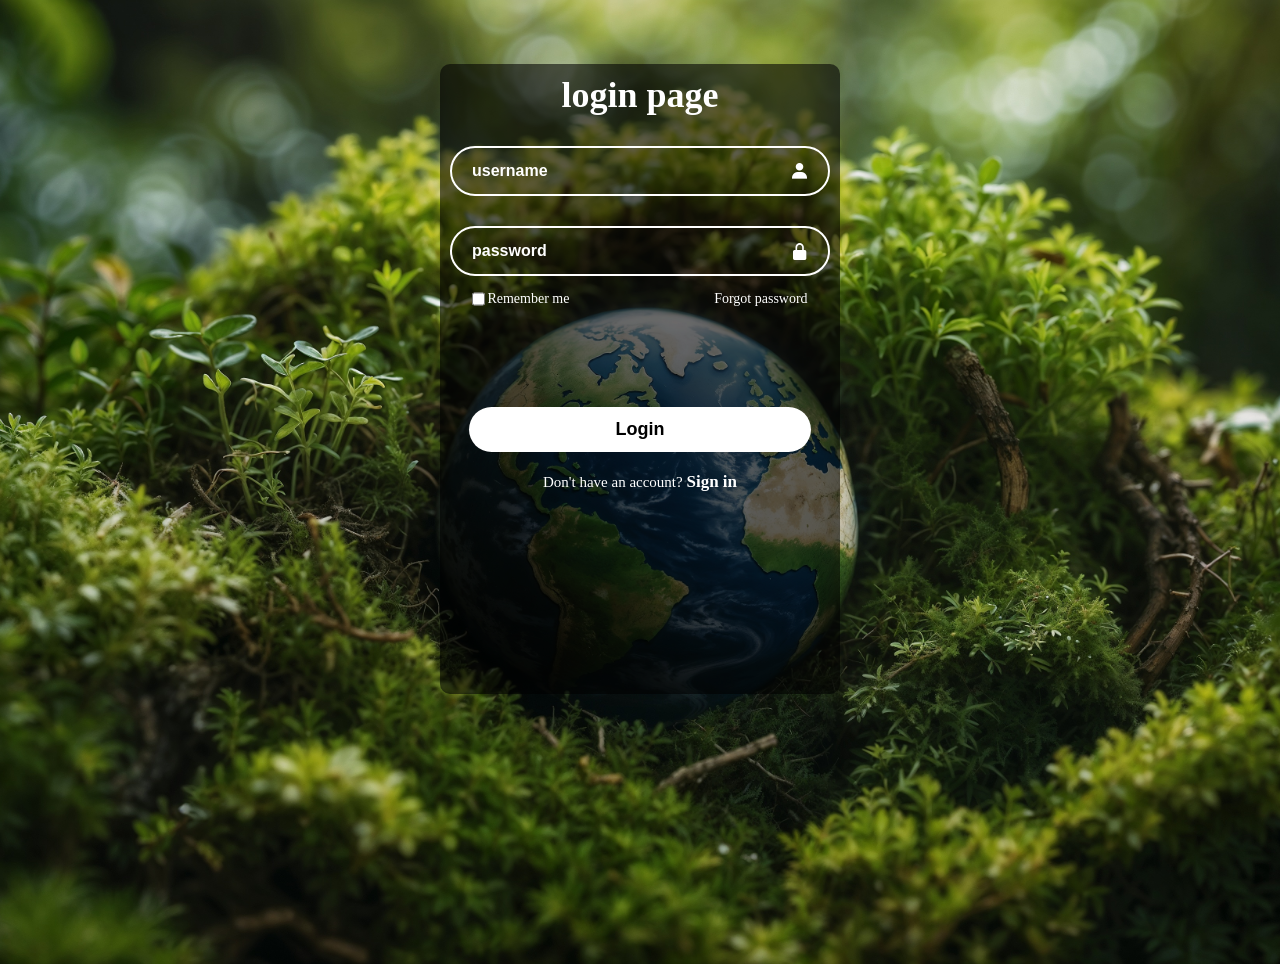
<file: index.html>
<!DOCTYPE html>
<html lang="en">
<head>
    <meta charset="UTF-8">
    <meta name="viewport" content="width=device-width, initial-scale=1.0">
    <title>login page</title>
    <link rel="stylesheet" href="style.css">
    <link href='https://unpkg.com/boxicons@2.1.4/css/boxicons.min.css' rel='stylesheet'>
</head>
<body>

<!-- ===========================================
 



<form id="myForm" onsubmit="return validateForm()">
  <label for="name">Name:</label>
  <input type="text" id="name" required>
  <span id="nameError"></span>

  <button type="submit">Submit</button>
</form>

<script>
function validateForm() {
  let name = document.getElementById("name").value;
  let nameError = document.getElementById("nameError");

  if (name === "") {
    nameError.textContent = "Please enter your name.";
    return false;
  } else {
    nameError.textContent = "";
    return true;
  }
}
</script>








-->





    <div class="main">
        <h1>login page </h1>
        <div class="input_container">
            <input id="user-name" type="text" placeholder="username" required>
            <i class='bx bxs-user'></i>
        </div>
        <div class="input_container">
            <input id="password" type="Password" placeholder="password" required>
            <i class='bx bxs-lock-alt'></i>
        </div>
        <div class="re-check-box">
            <label class=" re"> <input type="checkbox">Remember me</label>
            <a href="#">Forgot password</a>
        </div>
  <div class="ami"></div>     
  
  <button type="submit" onclick="login()" class="btn">Login</button>
        <div class="register-link">
               <p>Don't have an account? <a href="#">Sign in</a></p>
        </div>
    </div>
</body>
<script>
    function login(){
 let a=document.querySelector('');
    }
</script>
<script src="main.js"></script>
</html>
</file>
<file: style.css>
*{
    margin: 0;
    padding: 0;
    box-sizing: border-box;
}
body{
    height: 100vh;
    width: 100%;
    background-image: url(./planet-earth-globe-surrounded-by-vegetation-nature.jpg);
    background-size: cover;
    background-position: center;
}
.main{
    height: 70vh;
    width: 400px;
    border-radius: 10px;
    margin:5% auto;
    padding: 10px;
    color: white;
    background: rgba(0, 0, 0, 0.575);
    user-select: none;
}
.main h1{
    font-size: 36px;
    text-align: center;
}
.main  .input_container{
position: relative;
width: 100%;
height: 50px;
margin: 30px 0;
}
.input_container input{
    width: 100%;
    height: 100%;
    background:transparent;
    border: none;
    outline: none;
    border: 2px solid white;
    border-radius: 40px;
    padding: 20px 45px 20px 20px;
    font-size: 16px;
    font-weight: 550;
    color: white;
}
.input_container input::placeholder{
    color: white;
    font-size: 16px;
    font-weight: 550;
}
.input_container i{
    position: absolute;
    right: 20px;
    top: 50% ;
    transform: translateY(-50%);
    font-size: 20px;
}
.main .re-check-box{
    display: flex;
    justify-content: space-around;
    align-items: center;
    gap: 100px;
    font-size: 14px;
    margin: -15px 0 100px ;
 }

 .re-check-box label input{
    margin-right: 2px;
 }
 
 .re-check-box label{
    display: flex;
 }

 .re-check-box a{
    color: #fff;
    text-decoration: none;
 }

 .main .btn{
    width: 90%;
    height: 45px;
    background: #fff;
    border: none;
    outline: none;
    border-radius: 50px;
    cursor: pointer;
    font-size: 18px;
    font-weight: 600;
    color: #000;
    margin-left: 5%;
 }
 .register-link{
    font-size: 15px;
    text-align: center;
    margin: 20px;
 }
 .register-link  a{
    color: #fff;
    text-decoration: none; 
    font-weight:550;
    font-size: 17px;
 }
 .register-link p a:hover{
    cursor: pointer;
    text-decoration: underline;
    color: black;
 }
</file>
